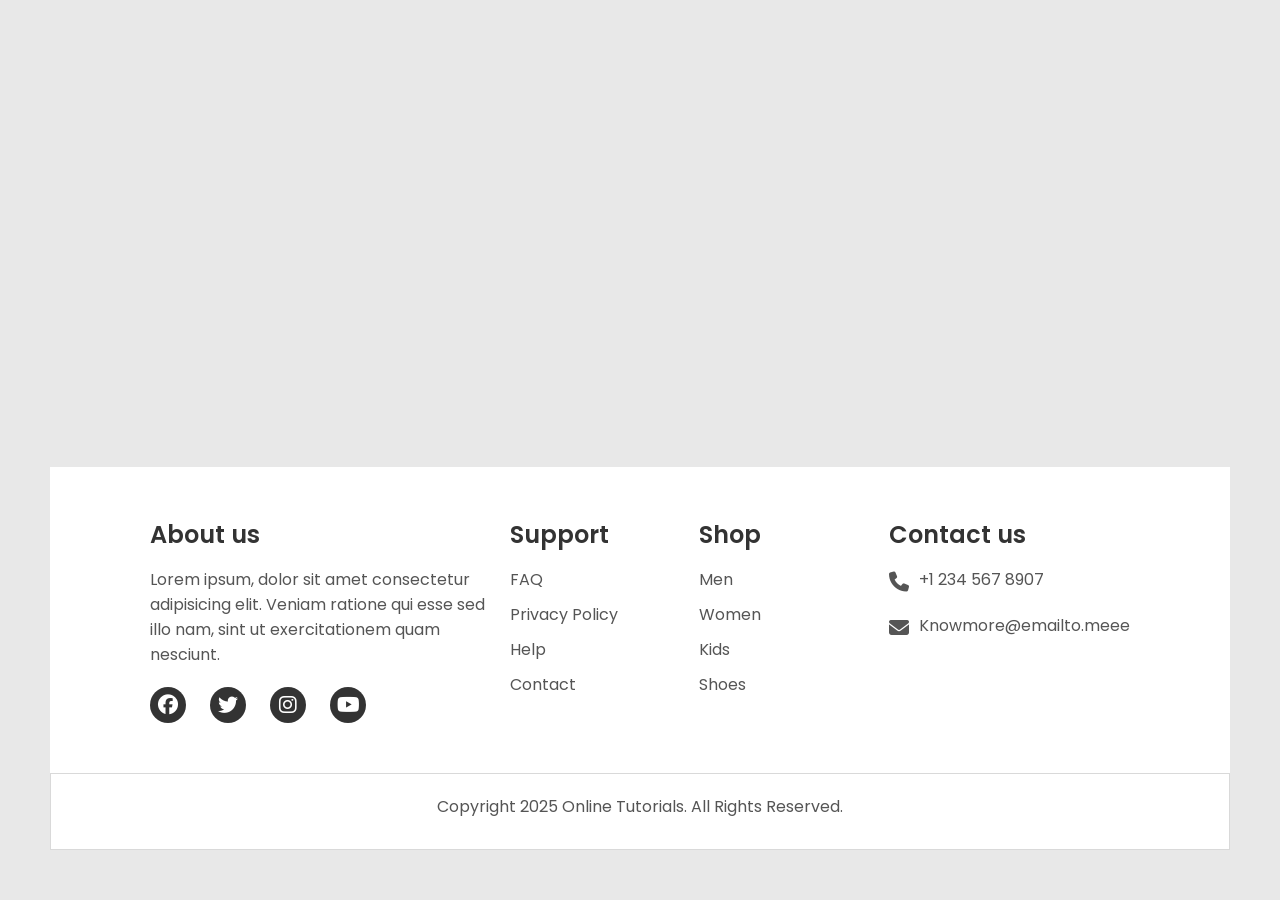
<file: week2/index.html>
<!DOCTYPE html>
<html lang="en">
<head>
    <meta charset="UTF-8">
    <meta http-equiv="X-UA-Compatible" content="IE=edge">
    <meta name="viewport" content="width=device-width, initial-scale=1.0">
    <title>Responsive Footer Design using CSS Grid</title>
    <link rel="stylesheet" href="https://cdnjs.cloudflare.com/ajax/libs/font-awesome/6.7.2/css/all.min.css" integrity="sha512-Evv84Mr4kqVGRNSgIGL/F/aIDqQb7xQ2vcrdIwxfjThSH8CSR7PBEakCr51Ck+w+/U6swU2Im1vVX0SVk9ABhg==" crossorigin="anonymous" referrerpolicy="no-referrer" />
    <link rel="stylesheet" type="text/css" href="style.css">
</head>
<body>
    <footer>
        <div class="container">
            <div class="sec aboutus">
                <h2>About us</h2>
                <p>Lorem ipsum, dolor sit amet consectetur adipisicing elit. Veniam ratione qui esse sed illo nam, sint ut exercitationem quam nesciunt.</p>
                <ul class="sci">
                    <li><a href="#"><i class="fa-brands fa-facebook"></i></a></li>
                    <li><a href="#"><i class="fa-brands fa-twitter"></i></a></li>
                    <li><a href="#"><i class="fa-brands fa-instagram"></i></a></li>
                    <li><a href="#"><i class="fa-brands fa-youtube"></i></a></li>
                </ul>
            </div>

            <div class="sec quicklinks">
                <h2>Support</h2>
                <ul>
                    <li><a href="#">FAQ</a></li>
                    <li><a href="#">Privacy Policy</a></li>
                    <li><a href="#">Help</a></li>
                    <li><a href="#">Contact</a></li>
                </ul>
            </div>

            <div class="sec quicklinks">
                <h2>Shop</h2>
                <ul>
                    <li><a href="#">Men</a></li>
                    <li><a href="#">Women</a></li>
                    <li><a href="#">Kids</a></li>
                    <li><a href="#">Shoes</a></li>
                </ul>
            </div>

            <div class="sec contact">
                <h2>Contact us</h2>
                <ul class="info">
                    <li>
                        <span><i class="fa-solid fa-phone"></i></span>
                        <p><a href="tel:+12345678907">+1 234 567 8907</a></p>
                    </li>
                    <li>
                        <span><i class="fa-solid fa-envelope"></i></span>
                        <p><a href="mailto:Knowmore@emailto.meee">Knowmore@emailto.meee</a></p>
                    </li>
                </ul>
            </div>
        </div>
    </footer>

    <div class="copyrightText">
        <p>Copyright 2025 Online Tutorials. All Rights Reserved.</p>
    </div>
</body>
</html>
</file>
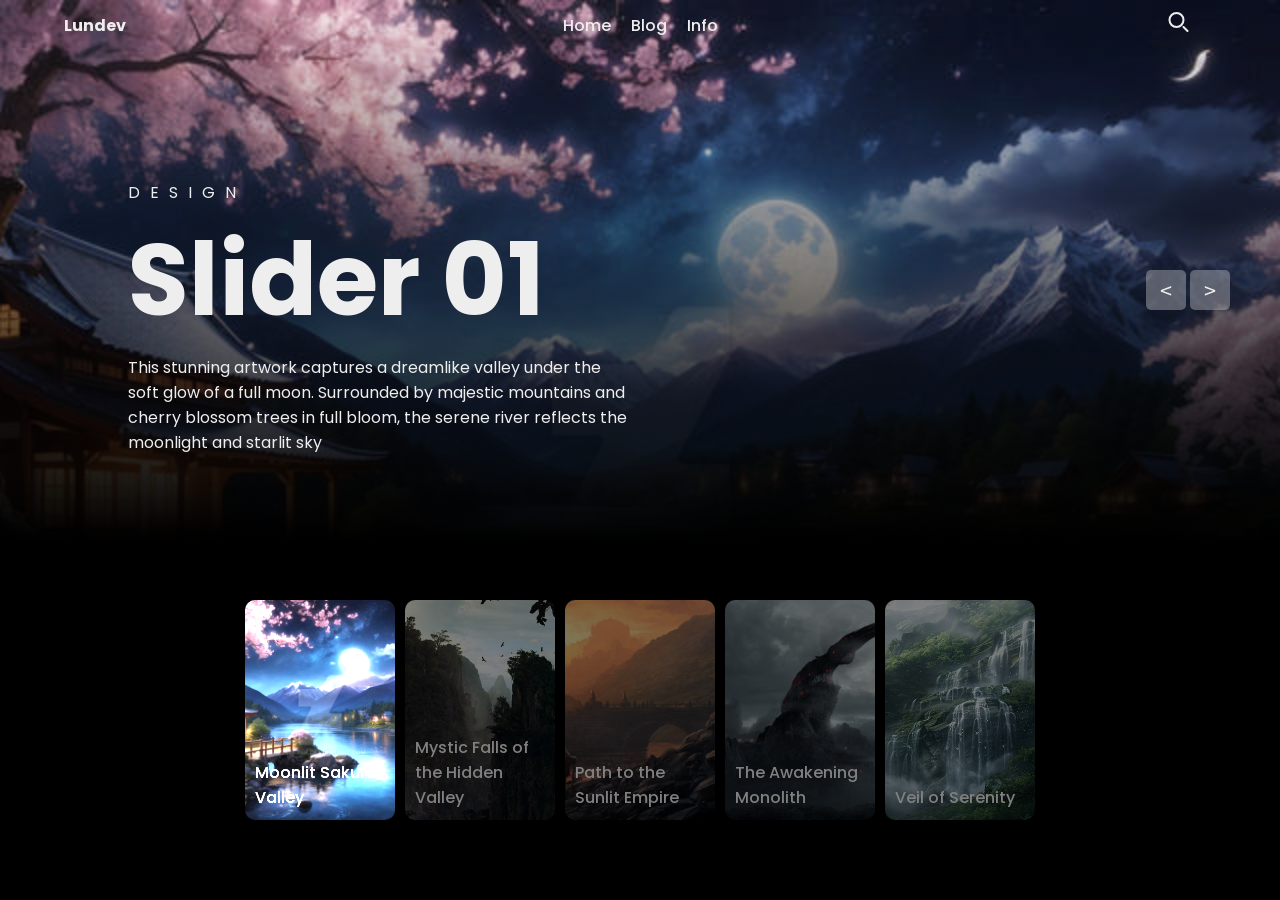
<file: week3/index.html>
<!DOCTYPE html>
<html lang="en">
<head>
  <meta charset="UTF-8" />
  <meta name="viewport" content="width=device-width, initial-scale=1.0"/>
  <title>Document</title>
  <link rel="stylesheet" href="style.css" />
</head>
<body>

  <!-- header -->
  <header>
    <div class="logo">Lundev</div>
    <ul class="menu">
      <li>Home</li>
      <li>Blog</li>
      <li>Info</li>
    </ul>
    <div class="search">
      <svg width="20" height="20" aria-hidden="true" xmlns="http://www.w3.org/2000/svg" fill="none" viewBox="0 0 20 20">
        <path stroke="currentColor" stroke-linecap="round" stroke-linejoin="round" stroke-width="2" d="m19 19-4-4m0-7A7 7 0 1 1 1 8a7 7 0 0 1 14 0Z"/>
      </svg>
    </div>
  </header>

  <!-- slider -->
  <div class="slider">

    <!-- list Items -->
    <div class="list">
      <div class="item active">
        <img src="img1.png" alt="Slide 1">
        <div class="content">
          <p class="label">Design</p>
          <h2>Slider 01</h2>
          <p>This stunning artwork captures a dreamlike valley under the soft glow of a full moon. Surrounded by majestic mountains and cherry blossom trees in full bloom, the serene river reflects the moonlight and starlit sky</p>
        </div>
      </div>

      <div class="item">
        <img src="img2.jpg" alt="Slide 2">
        <div class="content">
          <p class="label">Design</p>
          <h2>Slider 02</h2>
          <p>This breathtaking landscape showcases a towering waterfall cascading down rugged cliffs, nestled deep within a lush, untouched rainforest. Surrounded by misty peaks and dense greenery, the scene evokes a sense of raw natural beauty and mystery.</p>
        </div>
      </div>

      <div class="item">
        <img src="img3.jpg" alt="Slide 3">
        <div class="content">
          <p class="label">Design</p>
          <h2>Slider 03</h2>
          <p>Bathed in a warm golden sunset, this image portrays a lone traveler approaching an ancient bridge leading to a grand, mysterious city nestled in the hills.</p>
        </div>
      </div>

      <div class="item">
        <img src="img4.jpg" alt="Slide 4">
        <div class="content">
          <p class="label">Design</p>
          <h2>Slider 04</h2>
          <p>Set in a desolate, alien landscape under a brooding sky, this surreal image showcases a colossal, biomechanical structure rising from a jagged mountain.</p>
        </div>
      </div>

      <div class="item">
        <img src="img5.jpg" alt="Slide 5">
        <div class="content">
          <p class="label">Design</p>
          <h2>Slider 05</h2>
          <p>This enchanting landscape captures a cascading series of waterfalls tumbling down a mist-covered, forested mountain.</p>
        </div>
      </div>
    </div>

    <!-- button arrows -->
    <div class="arrows">
      <button id="prev">&lt;</button>
      <button id="next">&gt;</button>
    </div>

    <!-- thumbnail -->
    <div class="thumbnail">
      <div class="item active">
        <img src="img1.png" alt="Thumbnail 1">
        <div class="content">Moonlit Sakura Valley</div>
      </div>
      <div class="item">
        <img src="img2.jpg" alt="Thumbnail 2">
        <div class="content">Mystic Falls of the Hidden Valley</div>
      </div>
      <div class="item">
        <img src="img3.jpg" alt="Thumbnail 3">
        <div class="content">Path to the Sunlit Empire</div>
      </div>
      <div class="item">
        <img src="img4.jpg" alt="Thumbnail 4">
        <div class="content">The Awakening Monolith</div>
      </div>
      <div class="item">
        <img src="img5.jpg" alt="Thumbnail 5">
        <div class="content">Veil of Serenity</div>
      </div>
    </div>
  </div>

  <script src="app.js"></script>
</body>
</html>
</file>
<file: week2/style.css>
@import url('https://fonts.googleapis.com/css?family=Poppins:200,300,400,500,600,700,800,900&display=swap');

* {
    margin: 0;
    padding: 0;
    box-sizing: border-box;
    font-family: 'Poppins', sans-serif;
}

body {
    display: grid;
    justify-content: end;
    align-content: end;
    min-height: 100vh;
    background: #e8e8e8;
    padding: 50px;
}

footer {
    position: relative;
    width: 100%;
    height: auto;
    padding: 50px 100px;
    background: #fff;
}

footer .container {
    width: 100%;
    display: grid;
    grid-template-columns: 2fr 1fr 1fr 1fr;
    grid-gap: 20px;
}

footer .container .sec h2 {
    position: relative;
    color: #333;
    font-weight: 600;
    margin-bottom: 15px;
}

footer .container .sec p {
    color: #555;
}

footer .container .sci {
    margin-top: 20px;
    display: grid;
    grid-template-columns: repeat(4, 50px);
    gap: 10px;
}

footer .container .sci li {
    list-style: none;
}

footer .container .sci li a {
    display: inline-block;
    width: 36px;
    height: 36px;
    background: #333;
    display: grid;
    align-content: center;
    justify-content: center;
    text-decoration: none;
    border-radius: 50%;
}

footer .container .sci li a i {
    color: #fff;
    font-size: 20px;
}

footer .container .quicklinks {
    position: relative;
}

footer .container .quicklinks ul li {
    list-style: none;
}

footer .container .quicklinks ul li a {
    color: #555;
    text-decoration: none;
    margin-bottom: 10px;
    display: inline-block;
}

footer .container .contact .info {
    position: relative;
}

footer .container .contact .info li {
    display: grid;
    grid-template-columns: 30px 1fr;
    margin-bottom: 16px;
}

footer .container .contact .info li span {
    color: #555;
    font-size: 20px;
}

footer .container .contact .info li a {
    color: #555;
    text-decoration: none;
}

.copyrightText {
    width: 100%;
    background: #fff;
    padding: 20px 100px 30px;
    text-align: center;
    color: #555;
    border: 1px solid rgba(0, 0, 0, 0.15);
}

@media (max-width: 991px) {
    footer {
        padding: 40px;
    }
    footer .container {
        grid-template-columns: repeat(2, 1fr);
        grid-gap: 20px;
    }
    .copyrightText {
        padding: 20px 40px 30px;
    }
}

@media (max-width: 768px) {
    footer .container {
        grid-template-columns: repeat(1, 1fr);
        grid-gap: 20px;
    }
}
</file>
<file: week3/style.css>
@import url('https://fonts.googleapis.com/css2?family=Poppins:wght@100..900&display=swap');

* {
    box-sizing: border-box;
    margin: 0;
    padding: 0;
}

body {
    font-family: 'Poppins', sans-serif;
    background-color: #010101;
    color: #eee;
}

header {
    width: 1200px;
    max-width: 90%;
    margin: auto;
    display: grid;
    grid-template-columns: 50px 1fr 50px;
    grid-template-rows: 50px;
    justify-content: center;
    align-items: center;
    position: relative;
    z-index: 100;
}

header .logo {
    font-weight: bold;
}

header .menu {
    list-style: none;
    display: flex;
    justify-content: center;
    gap: 20px;
    font-weight: 500;
}

.search svg {
    width: 25px;
}

/* Slider */
.slider {
    height: 100vh;
    margin-top: -50px;
    position: relative;
}

.slider .list .item {
    position: absolute;
    inset: 0;
    overflow: hidden;
    opacity: 0;
    transition: 0.5s;
}

.slider .list .item img {
    width: 100%;
    height: 100%;
    object-fit: cover;
}

.slider .list .item::after {
    content: '';
    position: absolute;
    left: 0;
    bottom: 0;
    width: 100%;
    height: 100%;
    background-image: linear-gradient(to top, #000 40%, transparent);
}

.slider .list .item .content {
    position: absolute;
    left: 10%;
    top: 20%;
    width: 500px;
    max-width: 80%;
    z-index: 1;
}

.slider .list .item .content p.label {
    text-transform: uppercase;
    letter-spacing: 10px;
}

.slider .list .item .content h2 {
    font-size: 100px;
    margin: 0;
}

.slider .list .item .content p.description {
    margin-top: 10px;
}

.slider .list .item.active {
    opacity: 1;
    z-index: 10;
}

@keyframes showContent {
    to {
        transform: translateY(0);
        filter: blur(0);
        opacity: 1;
    }
}

.slider .list .item.active .label,
.slider .list .item.active h2,
.slider .list .item.active .description {
    transform: translateY(30px);
    filter: blur(20px);
    opacity: 0;
    animation: showContent 0.5s 0.7s ease-in-out 1 forwards;
}

.slider .list .item.active h2 {
    animation-delay: 1s;
}

.slider .list .item.active .description {
    animation-delay: 1.3s;
}

.arrows {
    position: absolute;
    top: 30%;
    right: 50px;
    z-index: 100;
}

.arrows button {
    background-color: #eee5;
    border: none;
    font-family: monospace;
    width: 40px;
    height: 40px;
    border-radius: 5px;
    font-size: x-large;
    color: #eee;
    transition: 0.5s;
}

.arrows button:hover {
    background-color: #eee;
    color: black;
}

.thumbnail {
    position: absolute;
    bottom: 50px;
    z-index: 11;
    display: flex;
    gap: 10px;
    width: 100%;
    height: 250px;
    padding: 0 50px;
    overflow: auto;
    justify-content: center;
}

.thumbnail::-webkit-scrollbar {
    width: 0;
}

.thumbnail .item {
    width: 150px;
    height: 220px;
    filter: brightness(0.5);
    transition: 0.5s;
    flex-shrink: 0;
    position: relative;
}

.thumbnail .item img {
    width: 100%;
    height: 100%;
    object-fit: cover;
    border-radius: 10px;
}

.thumbnail .item.active {
    filter: brightness(1.5);
}

.thumbnail .item .content {
    position: absolute;
    inset: auto 10px 10px 10px;
    color: white;
    font-weight: 500;
}

@media screen and (max-width: 678px) {
    .thumbnail {
        justify-content: flex-start;
    }

    .slider .list .item .content h2 {
        font-size: 60px;
    }

    .arrows {
        top: 10%;
    }
}
</file>
